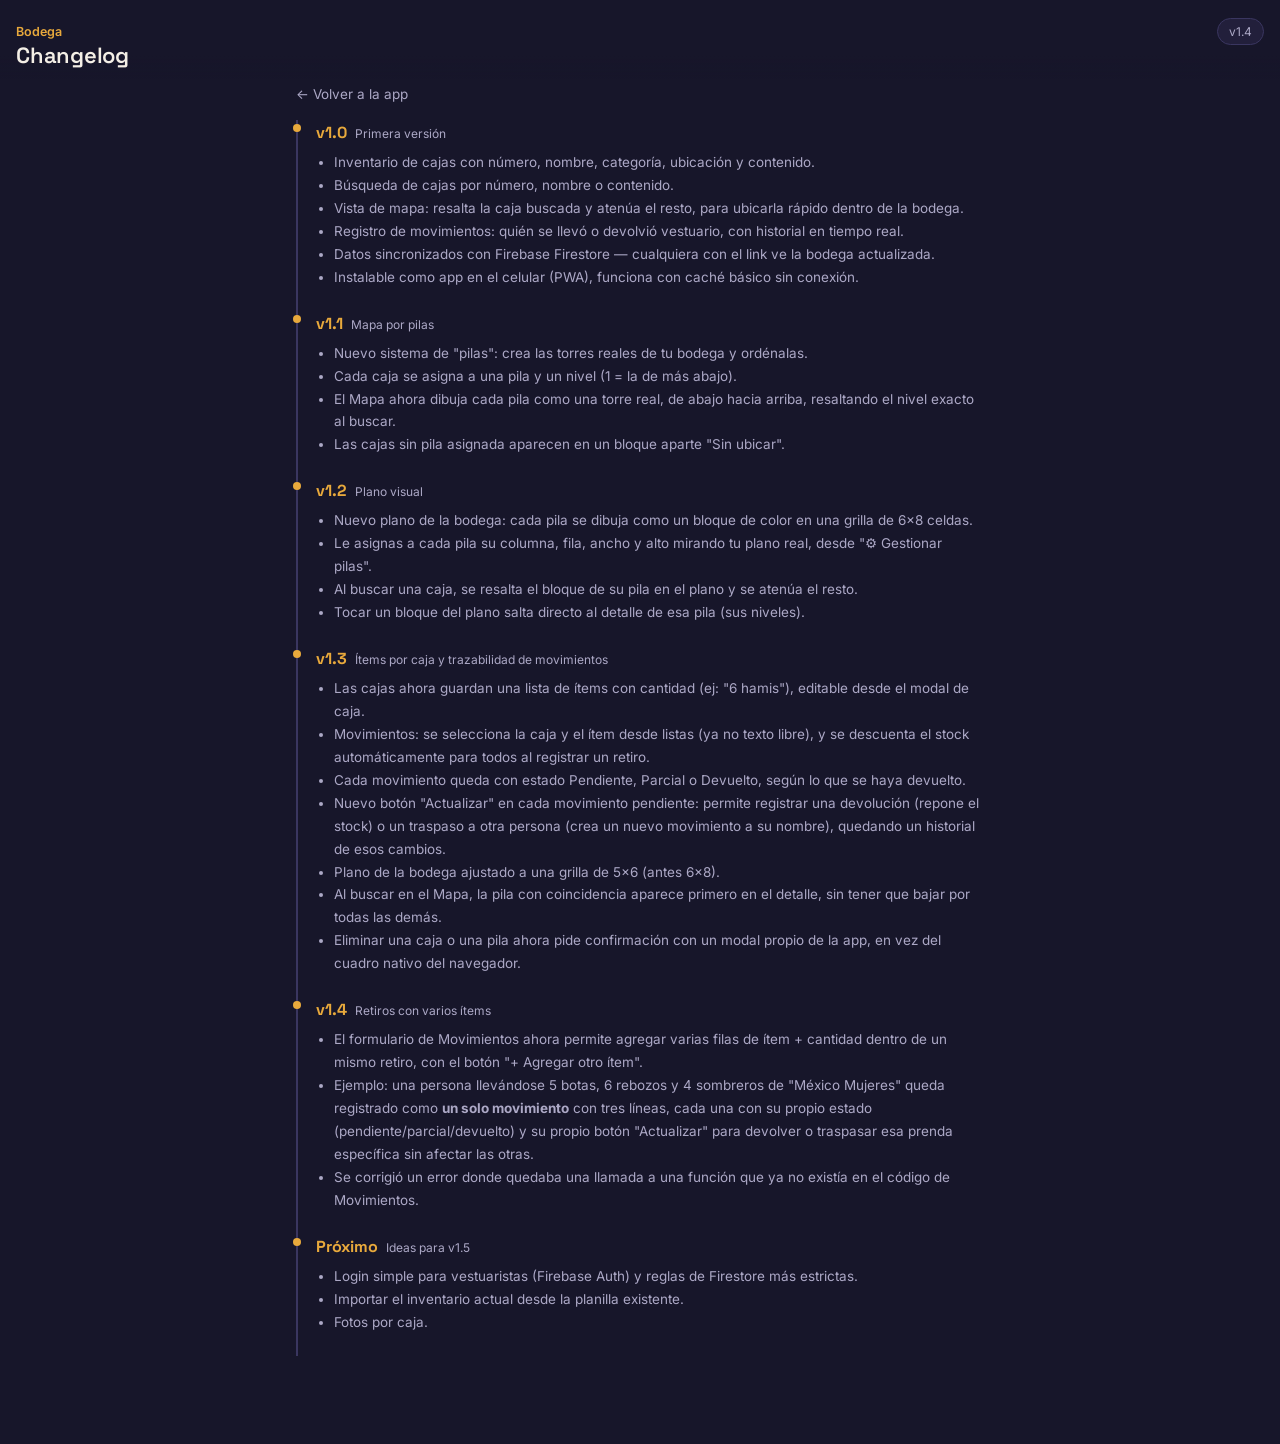
<file: changelog.html>
<!DOCTYPE html>
<html lang="es">
<head>
<meta charset="UTF-8">
<meta name="viewport" content="width=device-width, initial-scale=1, viewport-fit=cover">
<title>Changelog — Bodega Folclor</title>
<meta name="theme-color" content="#17162A">
<link rel="manifest" href="manifest.json">
<link rel="icon" href="icon-192.png">
<link rel="stylesheet" href="style.css">
</head>
<body>

<header class="topbar">
  <div class="topbar-row">
    <div class="brand">
      <span class="eyebrow">Bodega</span>
      <h1>Changelog</h1>
    </div>
    <span class="version-pill">v1.4</span>
  </div>
</header>

<main>
  <a class="back-link" href="index.html">← Volver a la app</a>

  <div class="changelog-entry">
    <span class="v-num">v1.0</span><span class="v-date">Primera versión</span>
    <ul>
      <li>Inventario de cajas con número, nombre, categoría, ubicación y contenido.</li>
      <li>Búsqueda de cajas por número, nombre o contenido.</li>
      <li>Vista de mapa: resalta la caja buscada y atenúa el resto, para ubicarla rápido dentro de la bodega.</li>
      <li>Registro de movimientos: quién se llevó o devolvió vestuario, con historial en tiempo real.</li>
      <li>Datos sincronizados con Firebase Firestore — cualquiera con el link ve la bodega actualizada.</li>
      <li>Instalable como app en el celular (PWA), funciona con caché básico sin conexión.</li>
    </ul>
  </div>

  <div class="changelog-entry">
    <span class="v-num">v1.1</span><span class="v-date">Mapa por pilas</span>
    <ul>
      <li>Nuevo sistema de "pilas": crea las torres reales de tu bodega y ordénalas.</li>
      <li>Cada caja se asigna a una pila y un nivel (1 = la de más abajo).</li>
      <li>El Mapa ahora dibuja cada pila como una torre real, de abajo hacia arriba, resaltando el nivel exacto al buscar.</li>
      <li>Las cajas sin pila asignada aparecen en un bloque aparte "Sin ubicar".</li>
    </ul>
  </div>

  <div class="changelog-entry">
    <span class="v-num">v1.2</span><span class="v-date">Plano visual</span>
    <ul>
      <li>Nuevo plano de la bodega: cada pila se dibuja como un bloque de color en una grilla de 6×8 celdas.</li>
      <li>Le asignas a cada pila su columna, fila, ancho y alto mirando tu plano real, desde "⚙ Gestionar pilas".</li>
      <li>Al buscar una caja, se resalta el bloque de su pila en el plano y se atenúa el resto.</li>
      <li>Tocar un bloque del plano salta directo al detalle de esa pila (sus niveles).</li>
    </ul>
  </div>

  <div class="changelog-entry">
    <span class="v-num">v1.3</span><span class="v-date">Ítems por caja y trazabilidad de movimientos</span>
    <ul>
      <li>Las cajas ahora guardan una lista de ítems con cantidad (ej: "6 hamis"), editable desde el modal de caja.</li>
      <li>Movimientos: se selecciona la caja y el ítem desde listas (ya no texto libre), y se descuenta el stock automáticamente para todos al registrar un retiro.</li>
      <li>Cada movimiento queda con estado Pendiente, Parcial o Devuelto, según lo que se haya devuelto.</li>
      <li>Nuevo botón "Actualizar" en cada movimiento pendiente: permite registrar una devolución (repone el stock) o un traspaso a otra persona (crea un nuevo movimiento a su nombre), quedando un historial de esos cambios.</li>
      <li>Plano de la bodega ajustado a una grilla de 5×6 (antes 6×8).</li>
      <li>Al buscar en el Mapa, la pila con coincidencia aparece primero en el detalle, sin tener que bajar por todas las demás.</li>
      <li>Eliminar una caja o una pila ahora pide confirmación con un modal propio de la app, en vez del cuadro nativo del navegador.</li>
    </ul>
  </div>

  <div class="changelog-entry">
    <span class="v-num">v1.4</span><span class="v-date">Retiros con varios ítems</span>
    <ul>
      <li>El formulario de Movimientos ahora permite agregar varias filas de ítem + cantidad dentro de un mismo retiro, con el botón "+ Agregar otro ítem".</li>
      <li>Ejemplo: una persona llevándose 5 botas, 6 rebozos y 4 sombreros de "México Mujeres" queda registrado como <strong>un solo movimiento</strong> con tres líneas, cada una con su propio estado (pendiente/parcial/devuelto) y su propio botón "Actualizar" para devolver o traspasar esa prenda específica sin afectar las otras.</li>
      <li>Se corrigió un error donde quedaba una llamada a una función que ya no existía en el código de Movimientos.</li>
    </ul>
  </div>

  <div class="changelog-entry">
    <span class="v-num">Próximo</span><span class="v-date">Ideas para v1.5</span>
    <ul>
      <li>Login simple para vestuaristas (Firebase Auth) y reglas de Firestore más estrictas.</li>
      <li>Importar el inventario actual desde la planilla existente.</li>
      <li>Fotos por caja.</li>
    </ul>
  </div>
</main>

</body>
</html>
</file>
<file: style.css>
@import url('https://fonts.googleapis.com/css2?family=Space+Grotesk:wght@500;600;700&family=Inter:wght@400;500;600&display=swap');

:root {
  --bg: #17162A;
  --bg-elev: #221F3B;
  --bg-elev-2: #2C2949;
  --line: #3A3660;
  --marigold: #E8A93C;
  --magenta: #D63384;
  --teal: #2E9E83;
  --text: #F4EFE6;
  --text-dim: #ACA8C6;
  --danger: #E0563F;
  --radius: 14px;
  --tab-h: 64px;
}

* { box-sizing: border-box; }

html, body {
  margin: 0;
  padding: 0;
  background: var(--bg);
  color: var(--text);
  font-family: 'Inter', system-ui, sans-serif;
  -webkit-tap-highlight-color: transparent;
}

body {
  min-height: 100vh;
  padding-bottom: calc(var(--tab-h) + env(safe-area-inset-bottom));
}

h1, h2, h3, .display {
  font-family: 'Space Grotesk', system-ui, sans-serif;
  font-weight: 600;
  margin: 0;
}

a { color: inherit; }

button {
  font-family: inherit;
  cursor: pointer;
}

/* ---------- Header ---------- */
.topbar {
  position: sticky;
  top: 0;
  z-index: 20;
  background: linear-gradient(180deg, var(--bg) 70%, transparent);
  padding: 18px 16px 10px;
}

.topbar-row {
  display: flex;
  align-items: baseline;
  justify-content: space-between;
  gap: 12px;
}

.brand {
  display: flex;
  flex-direction: column;
  gap: 2px;
}

.brand .eyebrow {
  font-size: 12.5px;
  color: var(--marigold);
  font-weight: 600;
}

.brand h1 {
  font-size: 22px;
  letter-spacing: -0.01em;
}

.version-pill {
  font-size: 12px;
  color: var(--text-dim);
  background: var(--bg-elev);
  border: 1px solid var(--line);
  border-radius: 999px;
  padding: 5px 11px;
  white-space: nowrap;
  text-decoration: none;
}

.version-pill:hover { border-color: var(--marigold); color: var(--marigold); }

/* ---------- Main ---------- */
main {
  padding: 4px 16px 24px;
  max-width: 720px;
  margin: 0 auto;
}

.view { display: none; }
.view.active { display: block; }

/* ---------- Search ---------- */
.search-wrap {
  position: relative;
  margin: 10px 0 16px;
}

.search-wrap input {
  width: 100%;
  background: var(--bg-elev);
  border: 1px solid var(--line);
  border-radius: var(--radius);
  color: var(--text);
  font-size: 15px;
  padding: 13px 14px 13px 40px;
}

.search-wrap input:focus {
  outline: none;
  border-color: var(--marigold);
}

.search-wrap .icon {
  position: absolute;
  left: 13px;
  top: 50%;
  transform: translateY(-50%);
  opacity: 0.6;
  font-size: 15px;
}

/* ---------- Section headers ---------- */
.section-title {
  display: flex;
  align-items: center;
  justify-content: space-between;
  margin: 18px 0 10px;
}

.section-title h2 { font-size: 16px; color: var(--text-dim); font-weight: 600; }

.count-badge {
  font-size: 12px;
  color: var(--bg);
  background: var(--teal);
  border-radius: 999px;
  padding: 2px 9px;
  font-weight: 600;
}

/* ---------- Caja card ---------- */
.caja-list { display: flex; flex-direction: column; gap: 10px; }

.caja-card {
  background: var(--bg-elev);
  border: 1px solid var(--line);
  border-radius: var(--radius);
  padding: 14px;
  transition: opacity .2s ease, border-color .2s ease;
}

.caja-card.dim { opacity: 0.28; }
.caja-card.match { border-color: var(--marigold); box-shadow: 0 0 0 1px var(--marigold) inset; }

.caja-card-head {
  display: flex;
  align-items: center;
  gap: 10px;
}

.caja-num {
  flex-shrink: 0;
  width: 38px;
  height: 38px;
  border-radius: 10px;
  background: var(--magenta);
  color: white;
  display: flex;
  align-items: center;
  justify-content: center;
  font-family: 'Space Grotesk', sans-serif;
  font-weight: 700;
  font-size: 15px;
}

.caja-info { flex: 1; min-width: 0; }
.caja-info .nombre { font-weight: 600; font-size: 15px; }
.caja-info .ubicacion { font-size: 12.5px; color: var(--text-dim); margin-top: 1px; }

.caja-tag {
  font-size: 11px;
  color: var(--teal);
  border: 1px solid var(--teal);
  border-radius: 999px;
  padding: 2px 8px;
  white-space: nowrap;
}

.caja-contenido {
  margin-top: 10px;
  font-size: 13px;
  color: var(--text-dim);
  line-height: 1.5;
  white-space: pre-wrap;
}

.caja-actions {
  display: flex;
  gap: 8px;
  margin-top: 10px;
}

.caja-actions button {
  font-size: 12.5px;
  padding: 7px 11px;
  border-radius: 8px;
  border: 1px solid var(--line);
  background: transparent;
  color: var(--text-dim);
}

.caja-actions button:hover { border-color: var(--marigold); color: var(--marigold); }
.caja-actions button.danger:hover { border-color: var(--danger); color: var(--danger); }

/* ---------- Empty state ---------- */
.empty-state {
  text-align: center;
  padding: 40px 20px;
  color: var(--text-dim);
}

.empty-state .glyph { font-size: 30px; margin-bottom: 8px; display: block; }

/* ---------- FAB ---------- */
.fab {
  position: fixed;
  right: 18px;
  bottom: calc(var(--tab-h) + 18px + env(safe-area-inset-bottom));
  width: 54px;
  height: 54px;
  border-radius: 16px;
  background: var(--marigold);
  color: var(--bg);
  border: none;
  font-size: 26px;
  font-weight: 700;
  display: flex;
  align-items: center;
  justify-content: center;
  box-shadow: 0 8px 20px rgba(232, 169, 60, 0.35);
  z-index: 15;
}

/* ---------- Bottom nav ---------- */
.tabbar {
  position: fixed;
  bottom: 0;
  left: 0;
  right: 0;
  height: var(--tab-h);
  padding-bottom: env(safe-area-inset-bottom);
  background: var(--bg-elev);
  border-top: 1px solid var(--line);
  display: flex;
  z-index: 20;
}

.tab-btn {
  flex: 1;
  background: none;
  border: none;
  color: var(--text-dim);
  display: flex;
  flex-direction: column;
  align-items: center;
  justify-content: center;
  gap: 3px;
  font-size: 11px;
}

.tab-btn .glyph { font-size: 19px; }
.tab-btn.active { color: var(--marigold); }

/* ---------- Movimientos ---------- */
.mov-form {
  background: var(--bg-elev);
  border: 1px solid var(--line);
  border-radius: var(--radius);
  padding: 14px;
  display: flex;
  flex-direction: column;
  gap: 10px;
  margin-bottom: 18px;
}

.mov-form label {
  font-size: 12px;
  color: var(--text-dim);
  display: block;
  margin-bottom: 4px;
}

.mov-form input, .mov-form select, .mov-form textarea {
  width: 100%;
  background: var(--bg-elev-2);
  border: 1px solid var(--line);
  border-radius: 9px;
  color: var(--text);
  padding: 10px 11px;
  font-size: 14px;
  font-family: inherit;
}

.mov-form textarea { resize: vertical; min-height: 54px; }

.tipo-toggle { display: flex; gap: 8px; }
.tipo-toggle button {
  flex: 1;
  padding: 10px;
  border-radius: 9px;
  border: 1px solid var(--line);
  background: var(--bg-elev-2);
  color: var(--text-dim);
  font-size: 13.5px;
  font-weight: 600;
}
.tipo-toggle button.on.retiro { background: var(--magenta); color: white; border-color: var(--magenta); }
.tipo-toggle button.on.devolucion { background: var(--teal); color: white; border-color: var(--teal); }

.mov-submit {
  background: var(--marigold);
  color: var(--bg);
  border: none;
  border-radius: 9px;
  padding: 11px;
  font-weight: 700;
  font-size: 14px;
}

.mov-item {
  display: flex;
  gap: 10px;
  padding: 12px 0;
  border-bottom: 1px solid var(--line);
}

.mov-item:last-child { border-bottom: none; }

.mov-dot {
  width: 8px;
  height: 8px;
  border-radius: 50%;
  margin-top: 6px;
  flex-shrink: 0;
}
.mov-dot.retiro { background: var(--magenta); }
.mov-dot.devolucion { background: var(--teal); }

.mov-body { flex: 1; }
.mov-body .persona { font-weight: 600; font-size: 14px; }
.mov-body .detalle { font-size: 13px; color: var(--text-dim); margin-top: 2px; }
.mov-body .fecha { font-size: 11px; color: var(--text-dim); opacity: 0.7; margin-top: 4px; }

/* ---------- Gestor de pilas ---------- */
.pilas-manager {
  margin: 4px 0 16px;
}

.pilas-toggle {
  background: var(--bg-elev);
  border: 1px solid var(--line);
  color: var(--text-dim);
  border-radius: 10px;
  padding: 10px 13px;
  font-size: 13px;
  width: 100%;
  text-align: left;
}

.pilas-manager-body {
  display: none;
  background: var(--bg-elev);
  border: 1px solid var(--line);
  border-top: none;
  border-radius: 0 0 10px 10px;
  padding: 12px;
}

.pilas-manager-body.open { display: block; }

.pila-add-row {
  display: flex;
  gap: 8px;
  margin-bottom: 10px;
}

.pila-add-row input {
  flex: 1;
  background: var(--bg-elev-2);
  border: 1px solid var(--line);
  border-radius: 9px;
  color: var(--text);
  padding: 9px 10px;
  font-size: 13.5px;
}

.pila-add-row button {
  background: var(--marigold);
  color: var(--bg);
  border: none;
  border-radius: 9px;
  padding: 0 14px;
  font-weight: 700;
  font-size: 13px;
}

.lista-pilas-admin { display: flex; flex-direction: column; gap: 6px; }

.pila-add-pos {
  display: flex;
  flex-wrap: wrap;
  gap: 10px;
  margin-bottom: 10px;
}

.pila-add-pos label {
  font-size: 11.5px;
  color: var(--text-dim);
  display: flex;
  flex-direction: column;
  gap: 3px;
}

.pila-add-pos input {
  width: 54px;
  background: var(--bg-elev-2);
  border: 1px solid var(--line);
  border-radius: 8px;
  color: var(--text);
  padding: 7px 8px;
  font-size: 13px;
}

.pila-add-btn {
  width: 100%;
  background: var(--marigold);
  color: var(--bg);
  border: none;
  border-radius: 9px;
  padding: 10px;
  font-weight: 700;
  font-size: 13.5px;
  margin-bottom: 10px;
}

.pilas-hint {
  font-size: 11.5px;
  color: var(--text-dim);
  line-height: 1.5;
  margin: 0 0 12px;
}

.pila-admin-row {
  display: flex;
  align-items: center;
  font-size: 13px;
  color: var(--text-dim);
  padding: 9px;
  background: var(--bg-elev-2);
  border-radius: 8px;
  flex-wrap: wrap;
  gap: 8px 10px;
}

.pila-admin-row > button.pila-eliminar {
  background: none;
  border: none;
  color: var(--danger);
  font-size: 12px;
}

.pila-admin-row .pila-admin-nombre {
  flex: 1 1 100%;
  font-weight: 600;
  color: var(--text);
}

.pila-admin-row .pila-admin-pos {
  display: flex;
  gap: 6px;
  align-items: center;
  flex: 1;
}

.pila-admin-row .pila-admin-pos label {
  font-size: 10px;
  color: var(--text-dim);
  display: flex;
  flex-direction: column;
  gap: 2px;
}

.pila-admin-row .pila-admin-pos input {
  width: 40px;
  background: var(--bg-elev);
  border: 1px solid var(--line);
  border-radius: 6px;
  color: var(--text);
  padding: 4px 5px;
  font-size: 12px;
}

/* ---------- Plano visual ---------- */
.plano-grid {
  position: relative;
  display: grid;
  grid-template-columns: repeat(5, 1fr);
  grid-template-rows: repeat(6, 1fr);
  gap: 4px;
  aspect-ratio: 5 / 6;
  background: var(--bg-elev);
  border: 1px solid var(--line);
  border-radius: var(--radius);
  padding: 6px;
}

.plano-tile {
  border-radius: 8px;
  display: flex;
  align-items: center;
  justify-content: center;
  text-align: center;
  font-size: 11px;
  font-weight: 600;
  color: rgba(0,0,0,0.7);
  padding: 4px;
  line-height: 1.25;
  cursor: pointer;
  border: 2px solid transparent;
  transition: opacity .2s ease, border-color .2s ease, transform .15s ease;
  overflow: hidden;
}

.plano-tile.dim { opacity: 0.18; }
.plano-tile.match {
  border-color: var(--text);
  transform: scale(1.03);
  z-index: 2;
}

.plano-sin-pos {
  font-size: 12px;
  color: var(--text-dim);
  margin-top: 8px;
}

/* ---------- Mapa: torres de pilas ---------- */
#mapa-contenido {
  display: flex;
  flex-direction: column;
  gap: 22px;
  margin-top: 6px;
}

.pila-bloque.dim { opacity: 0.25; }

.pila-titulo {
  font-size: 13.5px;
  font-weight: 600;
  color: var(--text-dim);
  margin-bottom: 8px;
  display: flex;
  align-items: center;
  gap: 6px;
}

.pila-titulo .glyph { font-size: 13px; }

.pila-torre {
  display: flex;
  flex-direction: column-reverse;
  gap: 6px;
  border-left: 2px dashed var(--line);
  padding-left: 12px;
}

.nivel-slot {
  display: flex;
  align-items: center;
  gap: 10px;
  min-height: 46px;
}

.nivel-num {
  width: 20px;
  flex-shrink: 0;
  text-align: center;
  font-size: 11px;
  color: var(--text-dim);
  opacity: 0.6;
}

.nivel-caja {
  flex: 1;
  background: var(--bg-elev);
  border: 1px solid var(--line);
  border-radius: 10px;
  padding: 9px 12px;
  font-size: 13.5px;
  display: flex;
  align-items: center;
  justify-content: space-between;
  gap: 8px;
  transition: opacity .2s ease, border-color .2s ease, background .2s ease;
}

.nivel-caja .n { font-weight: 700; color: var(--magenta); font-family: 'Space Grotesk', sans-serif; }
.nivel-caja.match { background: var(--marigold); border-color: var(--marigold); color: var(--bg); }
.nivel-caja.match .n { color: var(--bg); }
.nivel-caja.dim { opacity: 0.2; }

.nivel-vacio {
  flex: 1;
  border: 1px dashed var(--line);
  border-radius: 10px;
  padding: 9px 12px;
  font-size: 12.5px;
  color: var(--text-dim);
  opacity: 0.4;
}

.mapa-caption {
  font-size: 12.5px;
  color: var(--text-dim);
  margin-top: 14px;
  line-height: 1.5;
}

/* ---------- Modal ---------- */
.modal-backdrop {
  position: fixed;
  inset: 0;
  background: rgba(10, 9, 20, 0.7);
  display: none;
  align-items: flex-end;
  z-index: 30;
}

.modal-backdrop.open { display: flex; }

.modal {
  background: var(--bg-elev);
  border-top: 1px solid var(--line);
  border-radius: 18px 18px 0 0;
  padding: 20px 18px calc(20px + env(safe-area-inset-bottom));
  width: 100%;
  max-height: 88vh;
  overflow-y: auto;
}

.modal h3 { font-size: 17px; margin-bottom: 14px; }

.modal .field { margin-bottom: 12px; }
.modal label { font-size: 12px; color: var(--text-dim); display: block; margin-bottom: 4px; }
.modal input, .modal textarea {
  width: 100%;
  background: var(--bg-elev-2);
  border: 1px solid var(--line);
  border-radius: 9px;
  color: var(--text);
  padding: 10px 11px;
  font-size: 14px;
  font-family: inherit;
}
.modal textarea { min-height: 80px; resize: vertical; }

.modal-actions { display: flex; gap: 10px; margin-top: 16px; }
.modal-actions button {
  flex: 1;
  padding: 12px;
  border-radius: 9px;
  border: none;
  font-weight: 700;
  font-size: 14px;
}
.modal-actions .cancel { background: transparent; border: 1px solid var(--line); color: var(--text-dim); }
.modal-actions .save { background: var(--marigold); color: var(--bg); }

.toast {
  position: fixed;
  left: 50%;
  bottom: calc(var(--tab-h) + 16px + env(safe-area-inset-bottom));
  transform: translateX(-50%) translateY(10px);
  background: var(--bg-elev-2);
  border: 1px solid var(--line);
  color: var(--text);
  padding: 10px 16px;
  border-radius: 999px;
  font-size: 13px;
  opacity: 0;
  pointer-events: none;
  transition: opacity .25s ease, transform .25s ease;
  z-index: 40;
}
.toast.show { opacity: 1; transform: translateX(-50%) translateY(0); }

/* ---------- Confirmación genérica ---------- */
.confirm-modal {
  background: var(--bg-elev);
  border: 1px solid var(--line);
  border-radius: 16px;
  padding: 18px;
  max-width: 340px;
  width: calc(100% - 32px);
  margin: auto;
}
.confirm-modal p { font-size: 14px; line-height: 1.5; margin: 0 0 16px; }
.confirm-modal .modal-actions button.danger { background: var(--danger); color: white; }

/* ---------- Ítems dentro de una caja ---------- */
.items-editor { display: flex; flex-direction: column; gap: 8px; }
.item-row { display: flex; gap: 8px; align-items: center; }
.item-row input[type="text"] { flex: 1; }
.item-row select { flex: 1; background: var(--bg-elev-2); border: 1px solid var(--line); border-radius: 9px; color: var(--text); padding: 9px 10px; font-size: 13.5px; font-family: inherit; }
.item-row input[type="number"] { width: 64px; }
.item-row button {
  background: none;
  border: none;
  color: var(--danger);
  font-size: 16px;
  flex-shrink: 0;
  width: 28px;
}
.item-add-btn {
  background: var(--bg-elev-2);
  border: 1px dashed var(--line);
  border-radius: 9px;
  color: var(--text-dim);
  padding: 8px;
  font-size: 13px;
}
.caja-items {
  margin-top: 10px;
  display: flex;
  flex-wrap: wrap;
  gap: 6px;
}
.item-chip {
  font-size: 12px;
  background: var(--bg-elev-2);
  border: 1px solid var(--line);
  border-radius: 999px;
  padding: 3px 10px;
  color: var(--text-dim);
}
.item-chip b { color: var(--text); }

/* ---------- Movimientos: estado y resolver ---------- */
.mov-body .persona { display: flex; align-items: center; gap: 6px; flex-wrap: wrap; }
.mov-item-linea {
  margin-top: 8px;
  padding-top: 8px;
  border-top: 1px dashed var(--line);
}
.mov-item-linea:first-of-type { border-top: none; margin-top: 6px; padding-top: 0; }
.estado-badge {
  font-size: 10.5px;
  font-weight: 700;
  border-radius: 999px;
  padding: 2px 8px;
  text-transform: uppercase;
  letter-spacing: 0.02em;
}
.estado-badge.pendiente { background: rgba(224,86,63,0.18); color: var(--danger); }
.estado-badge.parcial { background: rgba(232,169,60,0.18); color: var(--marigold); }
.estado-badge.devuelto { background: rgba(46,158,131,0.18); color: var(--teal); }

.mov-sub-historial {
  margin-top: 6px;
  padding-left: 10px;
  border-left: 2px solid var(--line);
  display: flex;
  flex-direction: column;
  gap: 3px;
}
.mov-sub-historial div { font-size: 11.5px; color: var(--text-dim); }

.btn-resolver {
  margin-top: 8px;
  font-size: 12px;
  padding: 6px 10px;
  border-radius: 8px;
  border: 1px solid var(--marigold);
  background: transparent;
  color: var(--marigold);
  font-weight: 600;
}

.resolver-tipo-toggle { display: flex; gap: 8px; margin-bottom: 4px; }
.resolver-tipo-toggle button {
  flex: 1;
  padding: 9px;
  border-radius: 9px;
  border: 1px solid var(--line);
  background: var(--bg-elev-2);
  color: var(--text-dim);
  font-size: 13px;
  font-weight: 600;
}
.resolver-tipo-toggle button.on { background: var(--marigold); color: var(--bg); border-color: var(--marigold); }

/* ---------- Changelog page ---------- */
.changelog-entry {
  border-left: 2px solid var(--line);
  padding: 2px 0 22px 18px;
  position: relative;
}
.changelog-entry::before {
  content: "";
  position: absolute;
  left: -5px;
  top: 4px;
  width: 8px;
  height: 8px;
  border-radius: 50%;
  background: var(--marigold);
}
.changelog-entry .v-num { font-family: 'Space Grotesk', sans-serif; font-size: 16px; font-weight: 700; color: var(--marigold); }
.changelog-entry .v-date { font-size: 12px; color: var(--text-dim); margin-left: 8px; }
.changelog-entry ul { margin: 8px 0 0; padding-left: 18px; color: var(--text-dim); font-size: 13.5px; line-height: 1.7; }

.back-link {
  display: inline-flex;
  align-items: center;
  gap: 6px;
  font-size: 13.5px;
  color: var(--text-dim);
  text-decoration: none;
  margin-bottom: 18px;
}
.back-link:hover { color: var(--marigold); }
</file>
